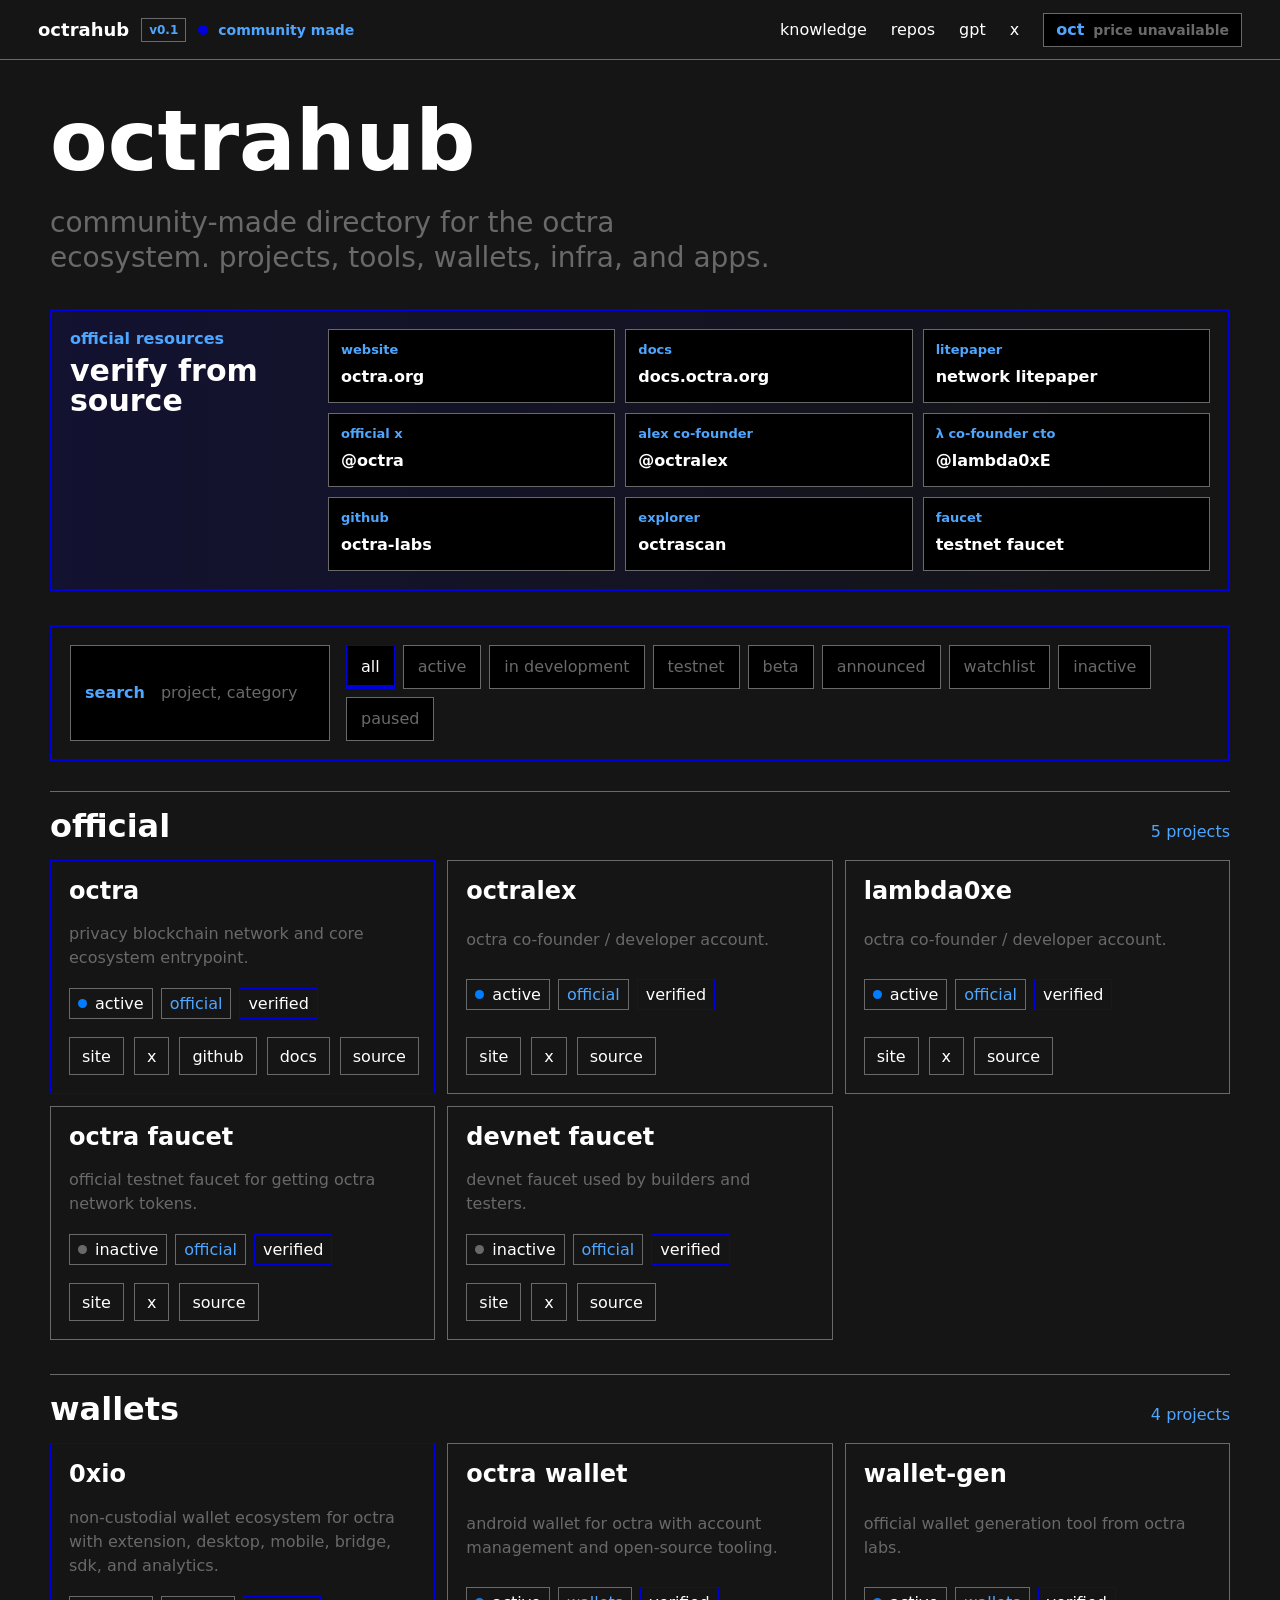
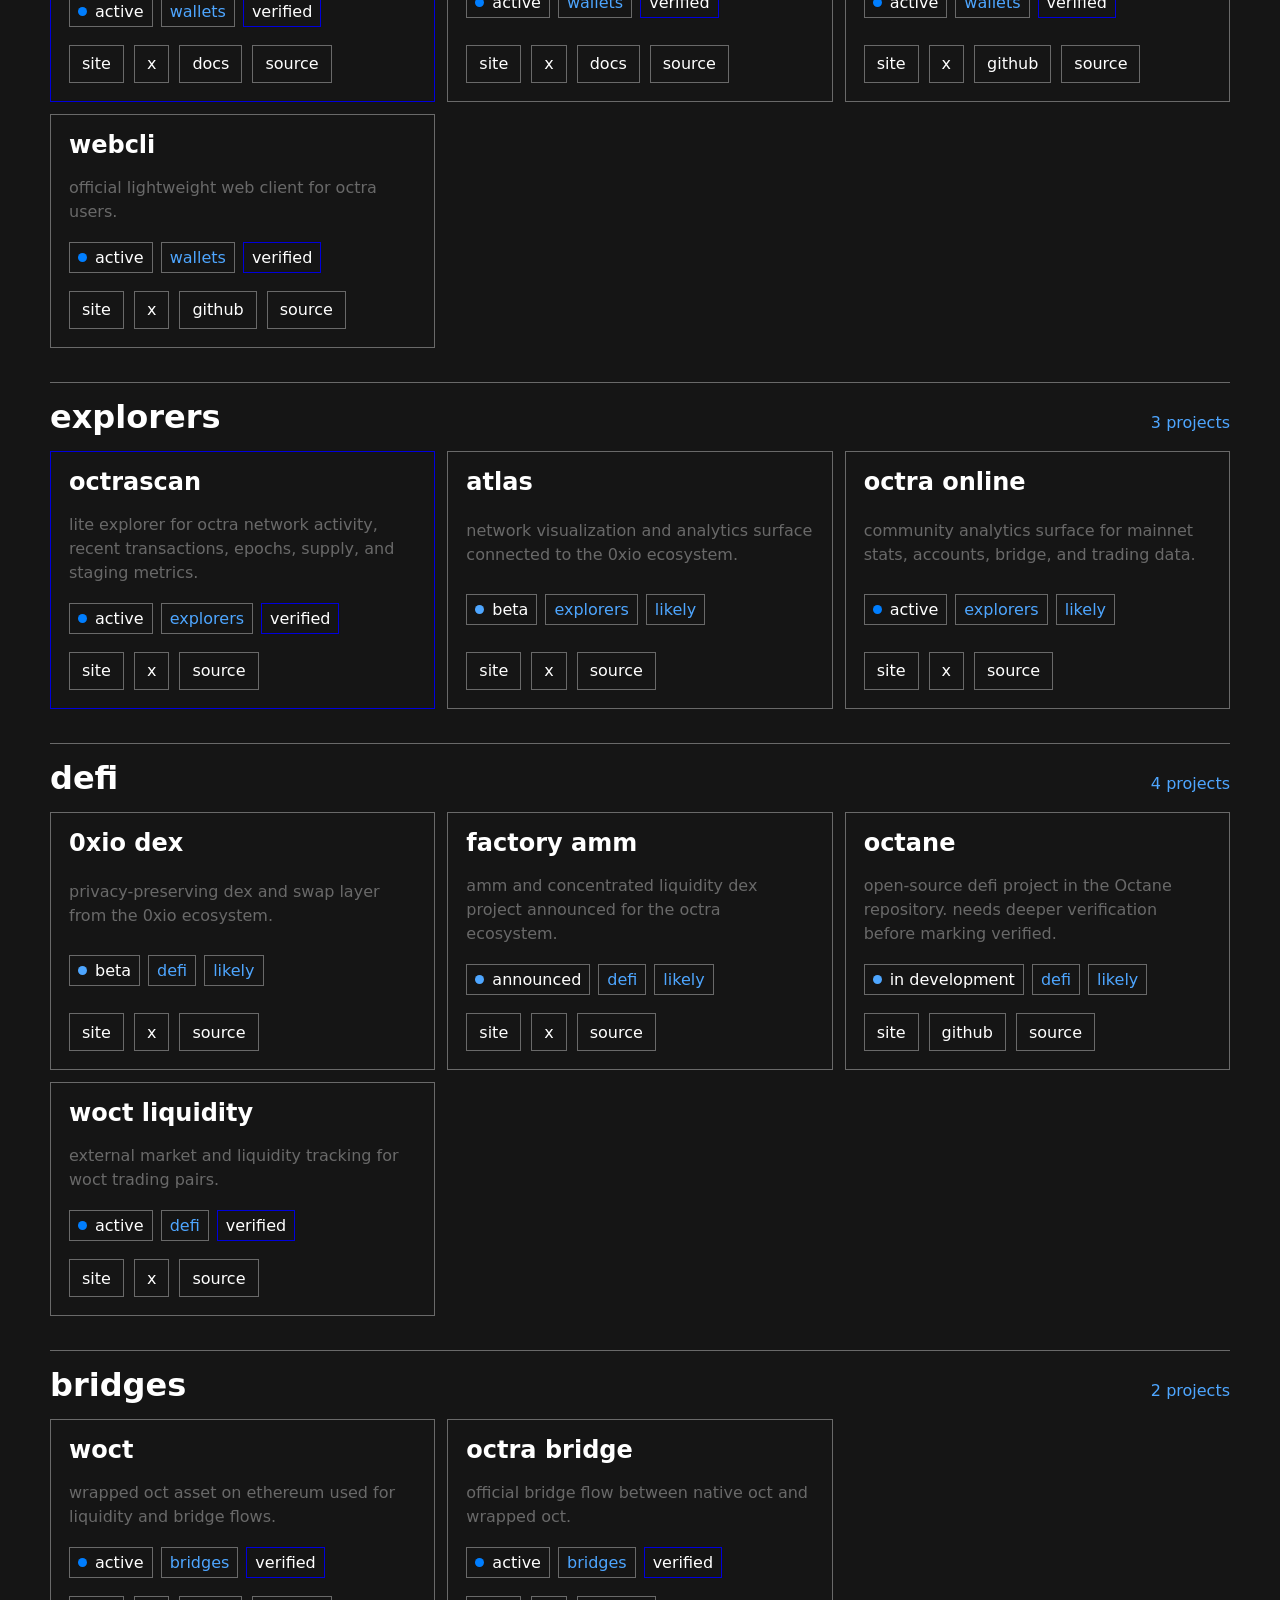
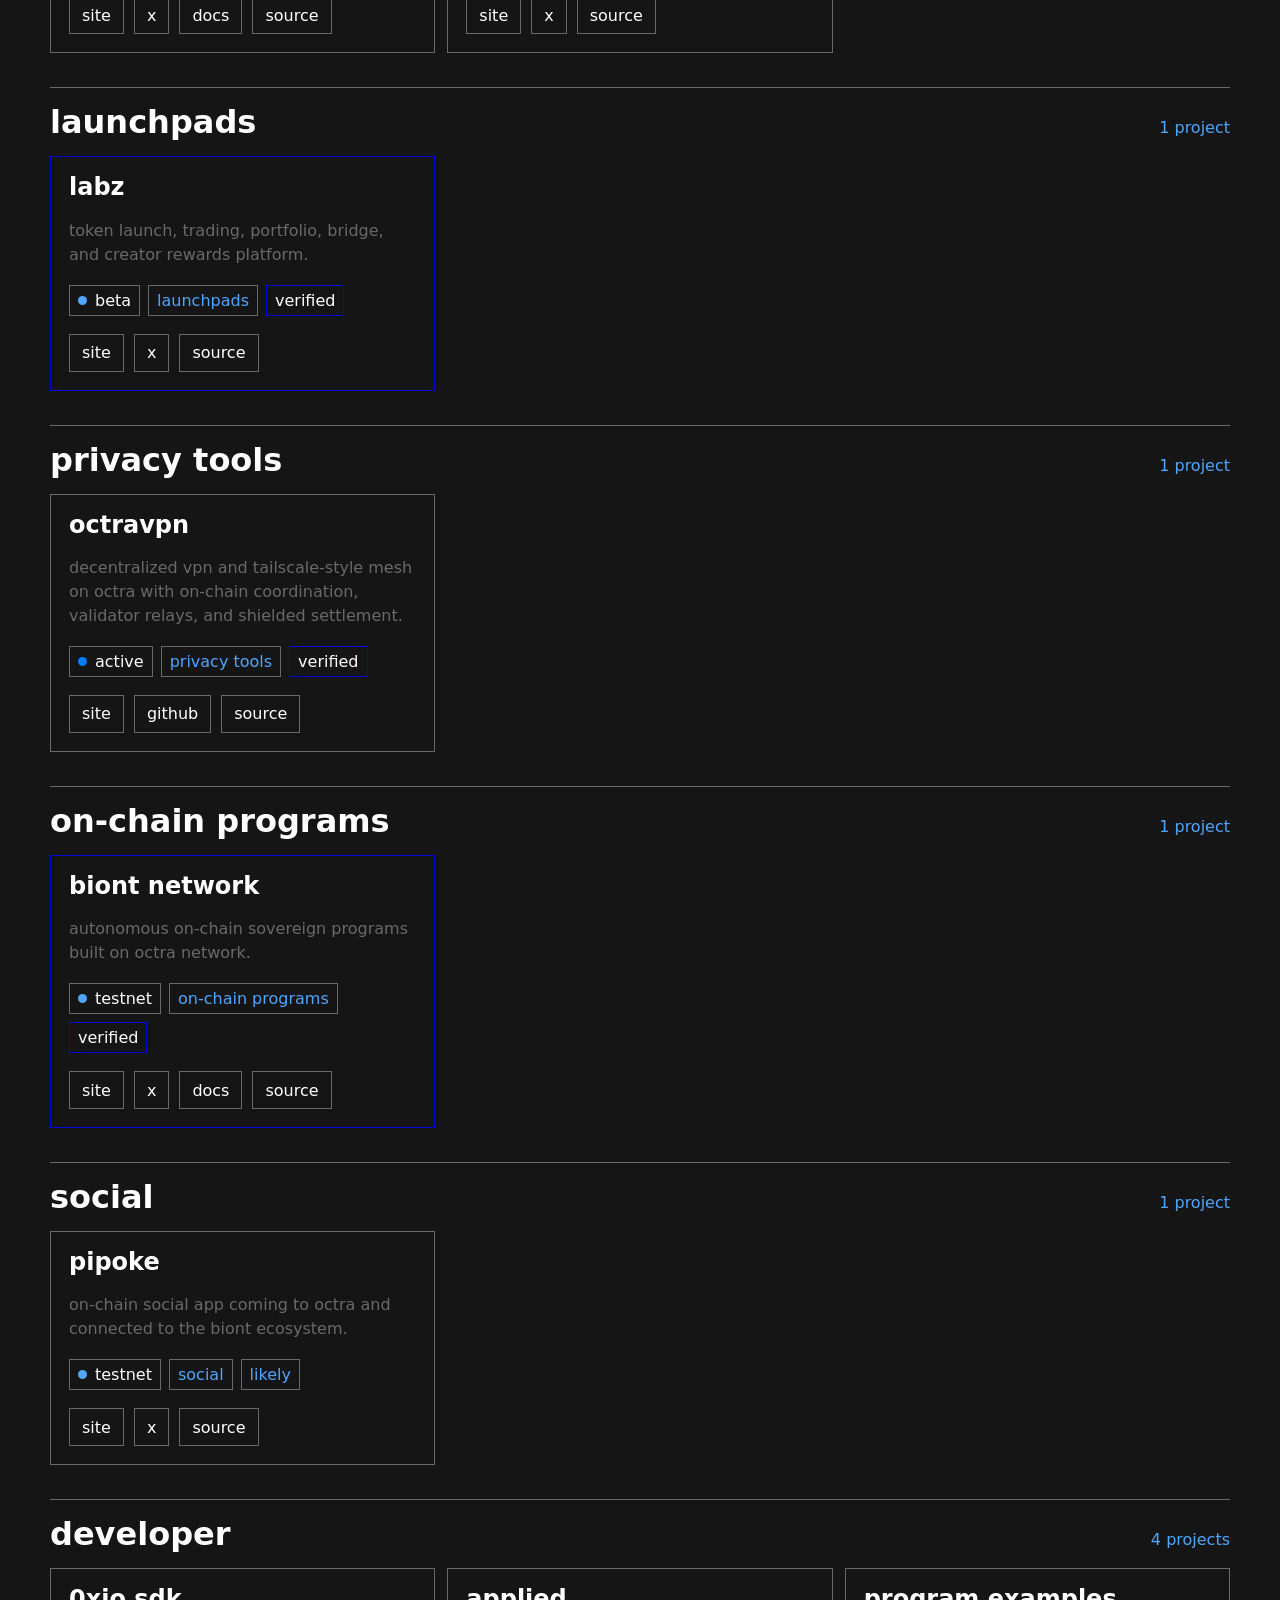
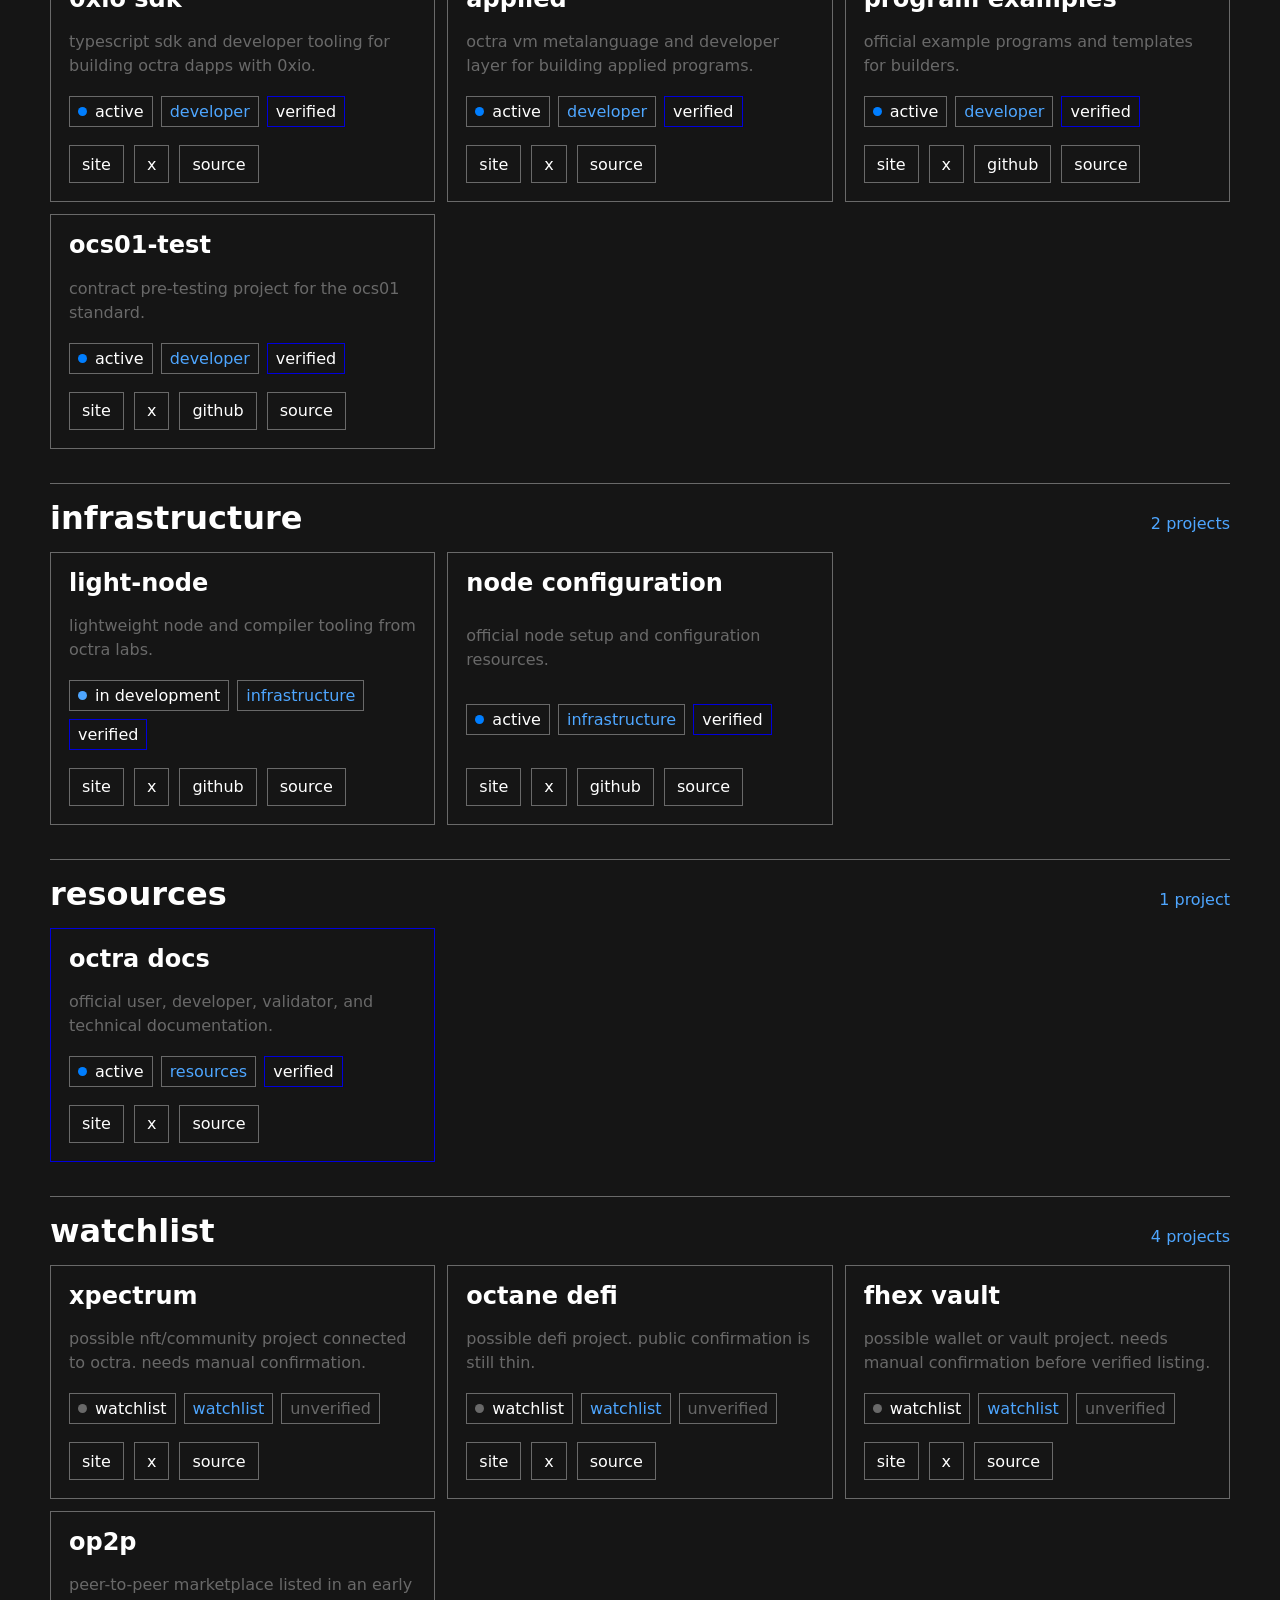
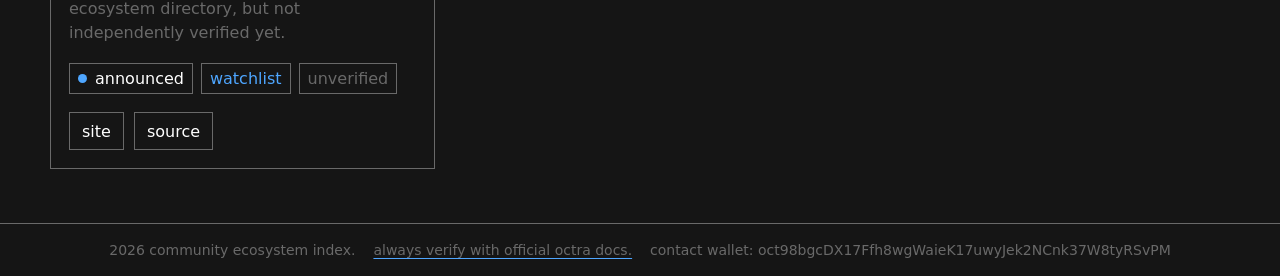
<file: index.html>
<!doctype html>
<html lang="en">
  <head>
    <meta charset="UTF-8" />
    <meta name="viewport" content="width=device-width, initial-scale=1.0" />
    <title>octrahub</title>
    <meta name="description" content="community-made directory for the octra ecosystem. projects, tools, wallets, infra, and apps." />
    <meta name="theme-color" content="#151515" />
    <link rel="canonical" href="https://octrahub.com/" />
    <meta property="og:title" content="octrahub" />
    <meta property="og:description" content="community-made directory for the octra ecosystem." />
    <meta property="og:type" content="website" />
    <meta property="og:url" content="https://octrahub.com/" />
    <meta name="twitter:card" content="summary" />
    <meta name="twitter:title" content="octrahub" />
    <meta name="twitter:description" content="community-made directory for the octra ecosystem." />
    <link rel="stylesheet" href="./styles.css" />
  </head>
  <body>
    <header class="site-header">
      <a class="brand" href="#" aria-label="octrahub home">
        <span>octrahub</span>
        <b>v0.1</b>
        <small class="brand-note">community made</small>
      </a>
      <nav aria-label="primary navigation">
        <a href="./knowledge.html">knowledge</a>
        <a href="./repos.html">repos</a>
        <a href="https://chatgpt.com/g/g-687c0521de948191b2ee049616fe4013-octra-gpt" target="_blank" rel="noreferrer">gpt</a>
        <a href="https://x.com/octrahub" target="_blank" rel="noreferrer">x</a>
      </nav>
      <div class="market-ticker" id="marketTicker" aria-label="oct price">
        <span>oct</span>
        <strong>—</strong>
      </div>
    </header>

    <main>
      <section class="intro">
        <h1>octrahub</h1>
        <p>
          community-made directory for the octra ecosystem. projects, tools, wallets, infra, and apps.
        </p>
      </section>

      <section class="official-resources" aria-labelledby="officialResourcesTitle">
        <div>
          <p>official resources</p>
          <h2 id="officialResourcesTitle">verify from source</h2>
        </div>
        <div class="resource-grid">
          <a href="https://octra.org" target="_blank" rel="noreferrer">
            <span>website</span>
            <strong>octra.org</strong>
          </a>
          <a href="https://docs.octra.org" target="_blank" rel="noreferrer">
            <span>docs</span>
            <strong>docs.octra.org</strong>
          </a>
          <a href="https://octra.org/litepaper.pdf" target="_blank" rel="noreferrer">
            <span>litepaper</span>
            <strong>network litepaper</strong>
          </a>
          <a href="https://x.com/octra" target="_blank" rel="noreferrer">
            <span>official x</span>
            <strong>@octra</strong>
          </a>
          <a href="https://x.com/octralex" target="_blank" rel="noreferrer">
            <span>alex co-founder</span>
            <strong>@octralex</strong>
          </a>
          <a href="https://x.com/lambda0xE" target="_blank" rel="noreferrer">
            <span>λ co-founder cto</span>
            <strong>@lambda0xE</strong>
          </a>
          <a href="https://github.com/octra-labs" target="_blank" rel="noreferrer">
            <span>github</span>
            <strong>octra-labs</strong>
          </a>
          <a href="https://octrascan.io" target="_blank" rel="noreferrer">
            <span>explorer</span>
            <strong>octrascan</strong>
          </a>
          <a href="https://faucet.octra.network/" target="_blank" rel="noreferrer">
            <span>faucet</span>
            <strong>testnet faucet</strong>
          </a>
        </div>
      </section>

      <section class="toolbar" aria-label="directory filters">
        <label class="search">
          <span aria-hidden="true">search</span>
          <input id="searchInput" type="search" placeholder="project, category, status..." autocomplete="off" />
        </label>
        <div class="status-filters" aria-label="status filters">
          <button class="active" data-status="all">all</button>
          <button data-status="active">active</button>
          <button data-status="in development">in development</button>
          <button data-status="testnet">testnet</button>
          <button data-status="beta">beta</button>
          <button data-status="announced">announced</button>
          <button data-status="watchlist">watchlist</button>
          <button data-status="inactive">inactive</button>
          <button data-status="paused">paused</button>
        </div>
      </section>

      <section id="directory" class="directory" aria-label="ecosystem projects"></section>
    </main>

    <footer>
      <span>2026 community ecosystem index.</span>
      <a href="https://docs.octra.org" target="_blank" rel="noreferrer">always verify with official octra docs.</a>
      <span class="wallet-contact">contact wallet: oct98bgcDX17Ffh8wgWaieK17uwyJek2NCnk37W8tyRSvPM</span>
    </footer>

    <script src="./projects.js?v=faucet-inactive"></script>
    <script src="./app.js"></script>
    <script src="./market.js"></script>
  </body>
</html>
</file>
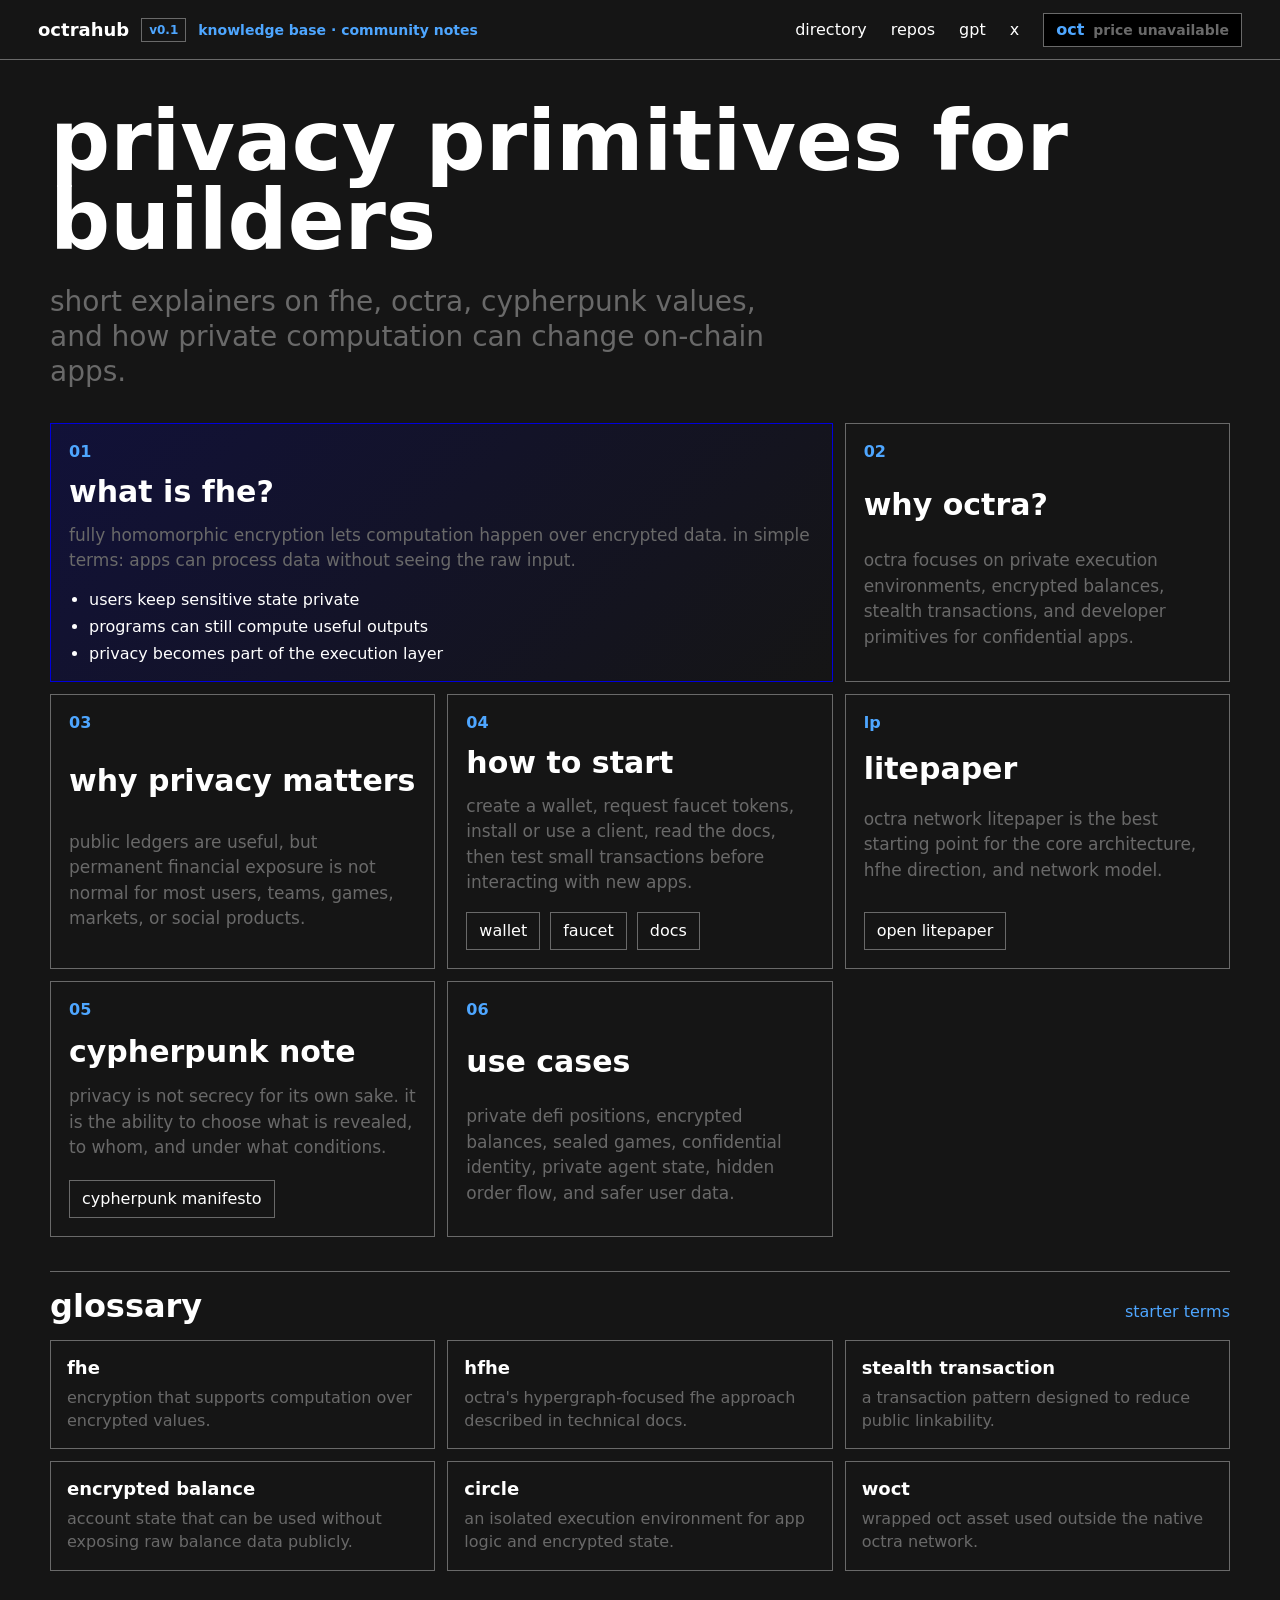
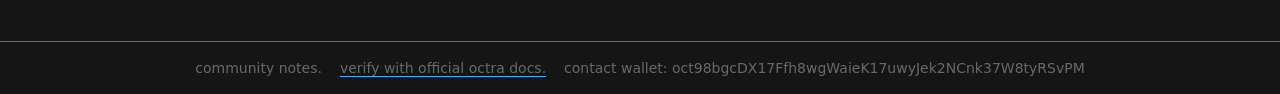
<file: knowledge.html>
<!doctype html>
<html lang="en">
  <head>
    <meta charset="UTF-8" />
    <meta name="viewport" content="width=device-width, initial-scale=1.0" />
    <title>octrahub knowledge base</title>
    <meta name="description" content="community notes on fhe, octra, privacy primitives, and cypherpunk values." />
    <meta name="theme-color" content="#151515" />
    <link rel="canonical" href="https://octrahub.com/knowledge.html" />
    <meta property="og:title" content="octrahub knowledge base" />
    <meta property="og:description" content="community notes on fhe, octra, privacy primitives, and cypherpunk values." />
    <meta property="og:type" content="website" />
    <meta property="og:url" content="https://octrahub.com/knowledge.html" />
    <meta name="twitter:card" content="summary" />
    <meta name="twitter:title" content="octrahub knowledge base" />
    <meta name="twitter:description" content="community notes on fhe, octra, privacy primitives, and cypherpunk values." />
    <link rel="stylesheet" href="./styles.css" />
    <link rel="stylesheet" href="./knowledge.css" />
  </head>
  <body>
    <header class="site-header">
      <a class="brand" href="./index.html" aria-label="octrahub home">
        <span>octrahub</span>
        <b>v0.1</b>
        <small>knowledge base · community notes</small>
      </a>
      <nav aria-label="primary navigation">
        <a href="./index.html">directory</a>
        <a href="./repos.html">repos</a>
        <a href="https://chatgpt.com/g/g-687c0521de948191b2ee049616fe4013-octra-gpt" target="_blank" rel="noreferrer">gpt</a>
        <a href="https://x.com/octrahub" target="_blank" rel="noreferrer">x</a>
      </nav>
      <div class="market-ticker" id="marketTicker" aria-label="oct price">
        <span>oct</span>
        <strong>—</strong>
      </div>
    </header>

    <main class="knowledge-layout">
      <section class="intro knowledge-hero">
        <h1>privacy primitives for builders</h1>
        <p>
          short explainers on fhe, octra, cypherpunk values, and how private computation can change on-chain apps.
        </p>
      </section>

      <section class="knowledge-grid" aria-label="knowledge base articles">
        <article class="kb-card featured">
          <span>01</span>
          <h2>what is fhe?</h2>
          <p>
            fully homomorphic encryption lets computation happen over encrypted data. in simple terms: apps can process data without seeing the raw input.
          </p>
          <ul>
            <li>users keep sensitive state private</li>
            <li>programs can still compute useful outputs</li>
            <li>privacy becomes part of the execution layer</li>
          </ul>
        </article>

        <article class="kb-card">
          <span>02</span>
          <h2>why octra?</h2>
          <p>
            octra focuses on private execution environments, encrypted balances, stealth transactions, and developer primitives for confidential apps.
          </p>
        </article>

        <article class="kb-card">
          <span>03</span>
          <h2>why privacy matters</h2>
          <p>
            public ledgers are useful, but permanent financial exposure is not normal for most users, teams, games, markets, or social products.
          </p>
        </article>

        <article class="kb-card">
          <span>04</span>
          <h2>how to start</h2>
          <p>
            create a wallet, request faucet tokens, install or use a client, read the docs, then test small transactions before interacting with new apps.
          </p>
          <div class="kb-links">
            <a href="https://docs.octra.org/generating-a-wallet" target="_blank" rel="noreferrer">wallet</a>
            <a href="https://faucet.octra.network/" target="_blank" rel="noreferrer">faucet</a>
            <a href="https://docs.octra.org" target="_blank" rel="noreferrer">docs</a>
          </div>
        </article>

        <article class="kb-card">
          <span>lp</span>
          <h2>litepaper</h2>
          <p>
            octra network litepaper is the best starting point for the core architecture, hfhe direction, and network model.
          </p>
          <div class="kb-links">
            <a href="https://octra.org/litepaper.pdf" target="_blank" rel="noreferrer">open litepaper</a>
          </div>
        </article>

        <article class="kb-card">
          <span>05</span>
          <h2>cypherpunk note</h2>
          <p>
            privacy is not secrecy for its own sake. it is the ability to choose what is revealed, to whom, and under what conditions.
          </p>
          <div class="kb-links">
            <a href="https://www.activism.net/cypherpunk/manifesto.html" target="_blank" rel="noreferrer">cypherpunk manifesto</a>
          </div>
        </article>

        <article class="kb-card">
          <span>06</span>
          <h2>use cases</h2>
          <p>
            private defi positions, encrypted balances, sealed games, confidential identity, private agent state, hidden order flow, and safer user data.
          </p>
        </article>
      </section>

      <section class="glossary" aria-labelledby="glossaryTitle">
        <div class="category-header">
          <h2 id="glossaryTitle">glossary</h2>
          <span>starter terms</span>
        </div>
        <div class="glossary-list">
          <div><strong>fhe</strong><p>encryption that supports computation over encrypted values.</p></div>
          <div><strong>hfhe</strong><p>octra's hypergraph-focused fhe approach described in technical docs.</p></div>
          <div><strong>stealth transaction</strong><p>a transaction pattern designed to reduce public linkability.</p></div>
          <div><strong>encrypted balance</strong><p>account state that can be used without exposing raw balance data publicly.</p></div>
          <div><strong>circle</strong><p>an isolated execution environment for app logic and encrypted state.</p></div>
          <div><strong>woct</strong><p>wrapped oct asset used outside the native octra network.</p></div>
        </div>
      </section>
    </main>

    <footer>
      <span>community notes.</span>
      <a href="https://docs.octra.org" target="_blank" rel="noreferrer">verify with official octra docs.</a>
      <span class="wallet-contact">contact wallet: oct98bgcDX17Ffh8wgWaieK17uwyJek2NCnk37W8tyRSvPM</span>
    </footer>
    <script src="./market.js"></script>
  </body>
</html>
</file>
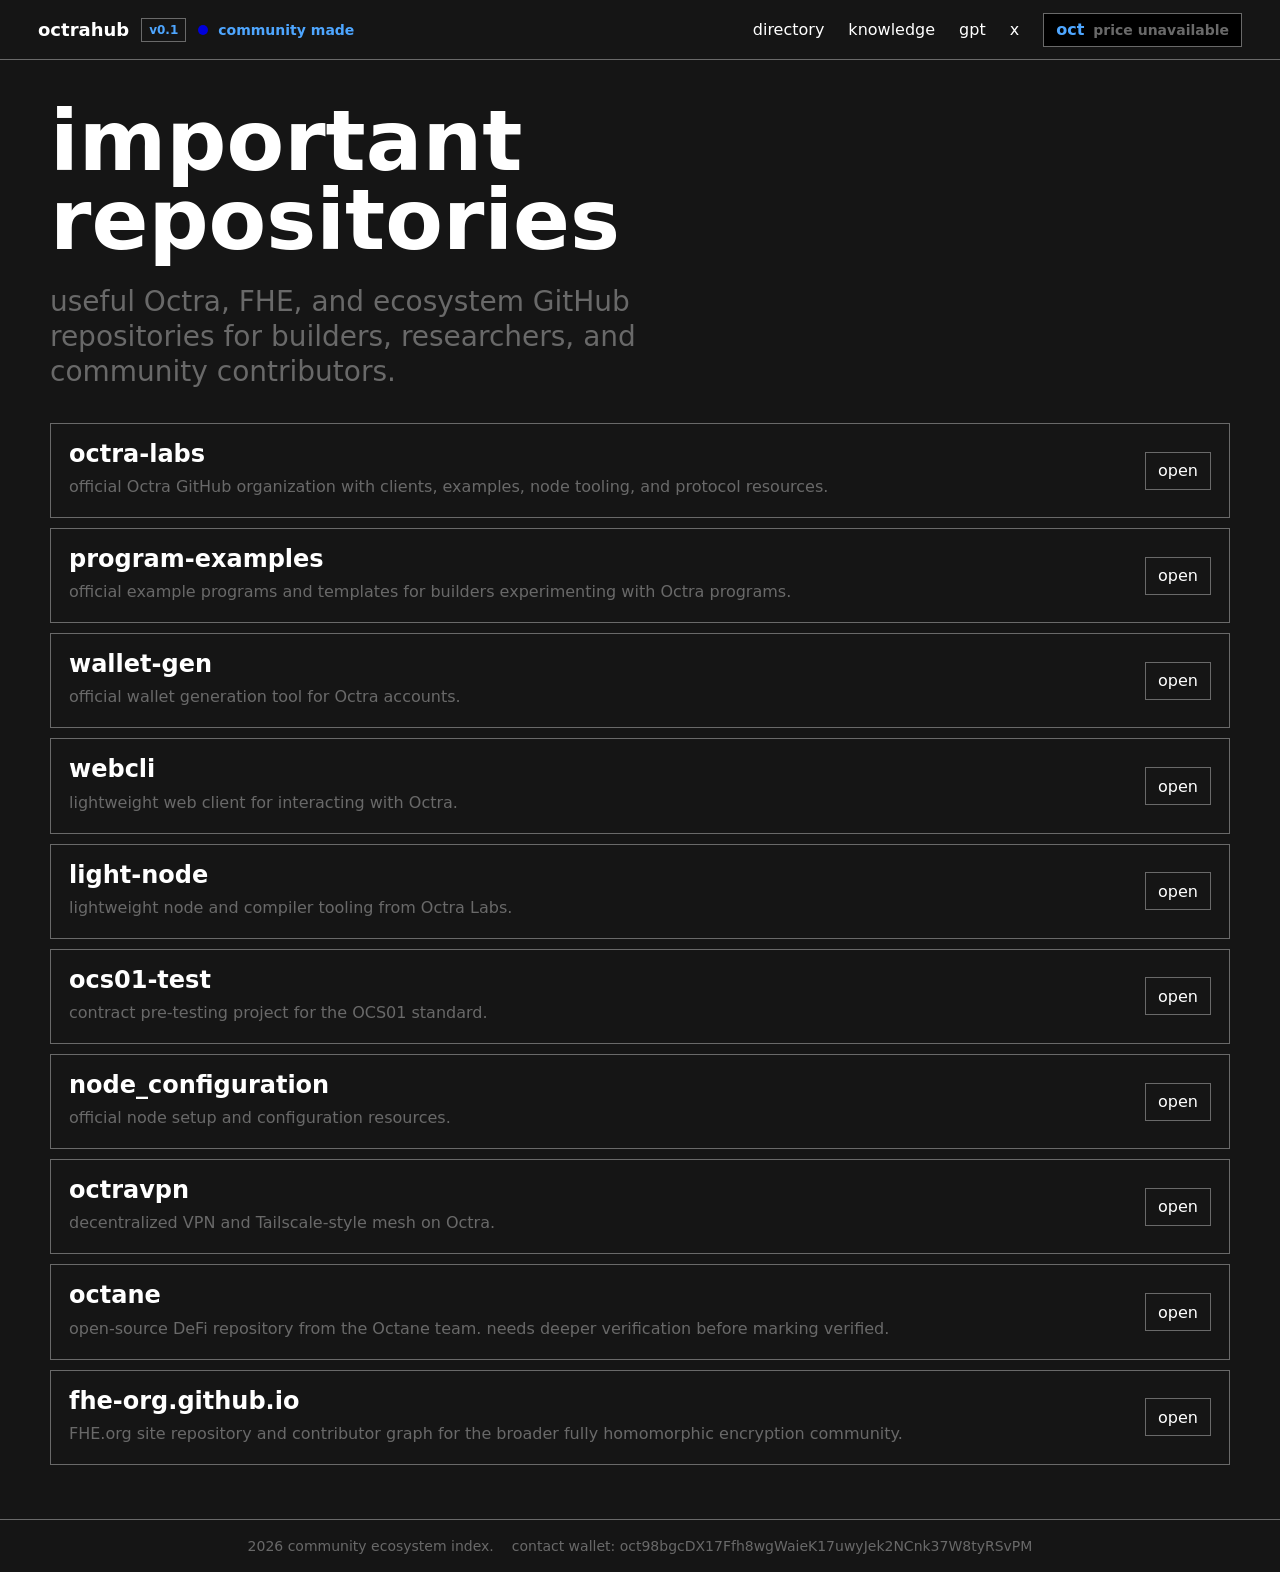
<file: repos.html>
<!doctype html>
<html lang="en">
  <head>
    <meta charset="UTF-8" />
    <meta name="viewport" content="width=device-width, initial-scale=1.0" />
    <title>important repositories · octrahub</title>
    <meta name="description" content="important Octra, FHE, and ecosystem GitHub repositories for builders." />
    <meta name="theme-color" content="#151515" />
    <link rel="canonical" href="https://octrahub.com/repos.html" />
    <link rel="stylesheet" href="./styles.css" />
  </head>
  <body>
    <header class="site-header">
      <a class="brand" href="./index.html" aria-label="octrahub home">
        <span>octrahub</span>
        <b>v0.1</b>
        <small class="brand-note">community made</small>
      </a>
      <nav aria-label="primary navigation">
        <a href="./index.html">directory</a>
        <a href="./knowledge.html">knowledge</a>
        <a href="https://chatgpt.com/g/g-687c0521de948191b2ee049616fe4013-octra-gpt" target="_blank" rel="noreferrer">gpt</a>
        <a href="https://x.com/octrahub" target="_blank" rel="noreferrer">x</a>
      </nav>
      <div class="market-ticker" id="marketTicker" aria-label="oct price">
        <span>oct</span>
        <strong>—</strong>
      </div>
    </header>

    <main>
      <section class="intro">
        <h1>important repositories</h1>
        <p>
          useful Octra, FHE, and ecosystem GitHub repositories for builders, researchers, and community contributors.
        </p>
      </section>

      <section class="repo-list" aria-label="important GitHub repositories">
        <article>
          <div>
            <h2>octra-labs</h2>
            <p>official Octra GitHub organization with clients, examples, node tooling, and protocol resources.</p>
          </div>
          <a href="https://github.com/octra-labs" target="_blank" rel="noreferrer">open</a>
        </article>
        <article>
          <div>
            <h2>program-examples</h2>
            <p>official example programs and templates for builders experimenting with Octra programs.</p>
          </div>
          <a href="https://github.com/octra-labs/program-examples" target="_blank" rel="noreferrer">open</a>
        </article>
        <article>
          <div>
            <h2>wallet-gen</h2>
            <p>official wallet generation tool for Octra accounts.</p>
          </div>
          <a href="https://github.com/octra-labs/wallet-gen" target="_blank" rel="noreferrer">open</a>
        </article>
        <article>
          <div>
            <h2>webcli</h2>
            <p>lightweight web client for interacting with Octra.</p>
          </div>
          <a href="https://github.com/octra-labs/webcli" target="_blank" rel="noreferrer">open</a>
        </article>
        <article>
          <div>
            <h2>light-node</h2>
            <p>lightweight node and compiler tooling from Octra Labs.</p>
          </div>
          <a href="https://github.com/octra-labs/light-node" target="_blank" rel="noreferrer">open</a>
        </article>
        <article>
          <div>
            <h2>ocs01-test</h2>
            <p>contract pre-testing project for the OCS01 standard.</p>
          </div>
          <a href="https://github.com/octra-labs/ocs01-test" target="_blank" rel="noreferrer">open</a>
        </article>
        <article>
          <div>
            <h2>node_configuration</h2>
            <p>official node setup and configuration resources.</p>
          </div>
          <a href="https://github.com/octra-labs/node_configuration" target="_blank" rel="noreferrer">open</a>
        </article>
        <article>
          <div>
            <h2>octravpn</h2>
            <p>decentralized VPN and Tailscale-style mesh on Octra.</p>
          </div>
          <a href="https://github.com/androolloyd/octravpn" target="_blank" rel="noreferrer">open</a>
        </article>
        <article>
          <div>
            <h2>octane</h2>
            <p>open-source DeFi repository from the Octane team. needs deeper verification before marking verified.</p>
          </div>
          <a href="https://github.com/octane-defi/Octane" target="_blank" rel="noreferrer">open</a>
        </article>
        <article>
          <div>
            <h2>fhe-org.github.io</h2>
            <p>FHE.org site repository and contributor graph for the broader fully homomorphic encryption community.</p>
          </div>
          <a href="https://github.com/FHE-org/fhe-org.github.io/graphs/contributors" target="_blank" rel="noreferrer">open</a>
        </article>
      </section>
    </main>

    <footer>
      <span>2026 community ecosystem index.</span>
      <span class="wallet-contact">contact wallet: oct98bgcDX17Ffh8wgWaieK17uwyJek2NCnk37W8tyRSvPM</span>
    </footer>
    <script src="./market.js"></script>
  </body>
</html>
</file>
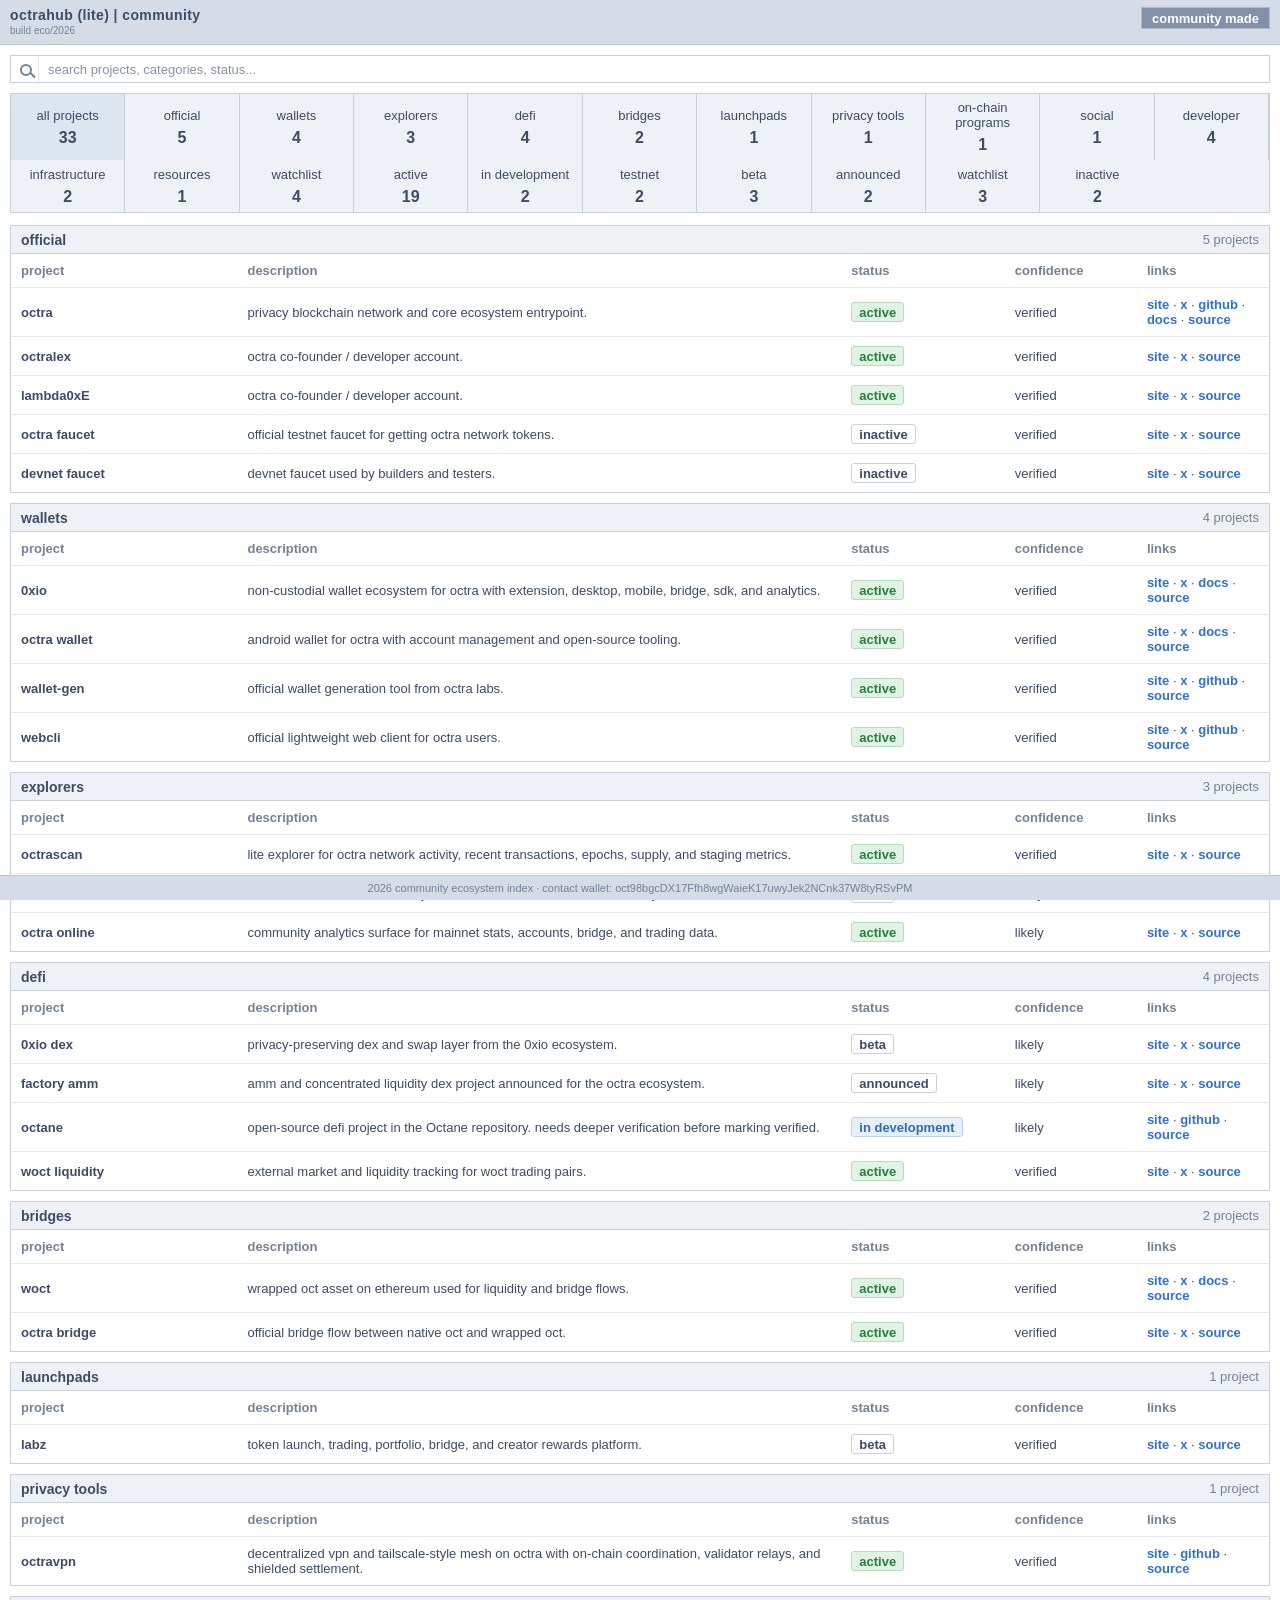
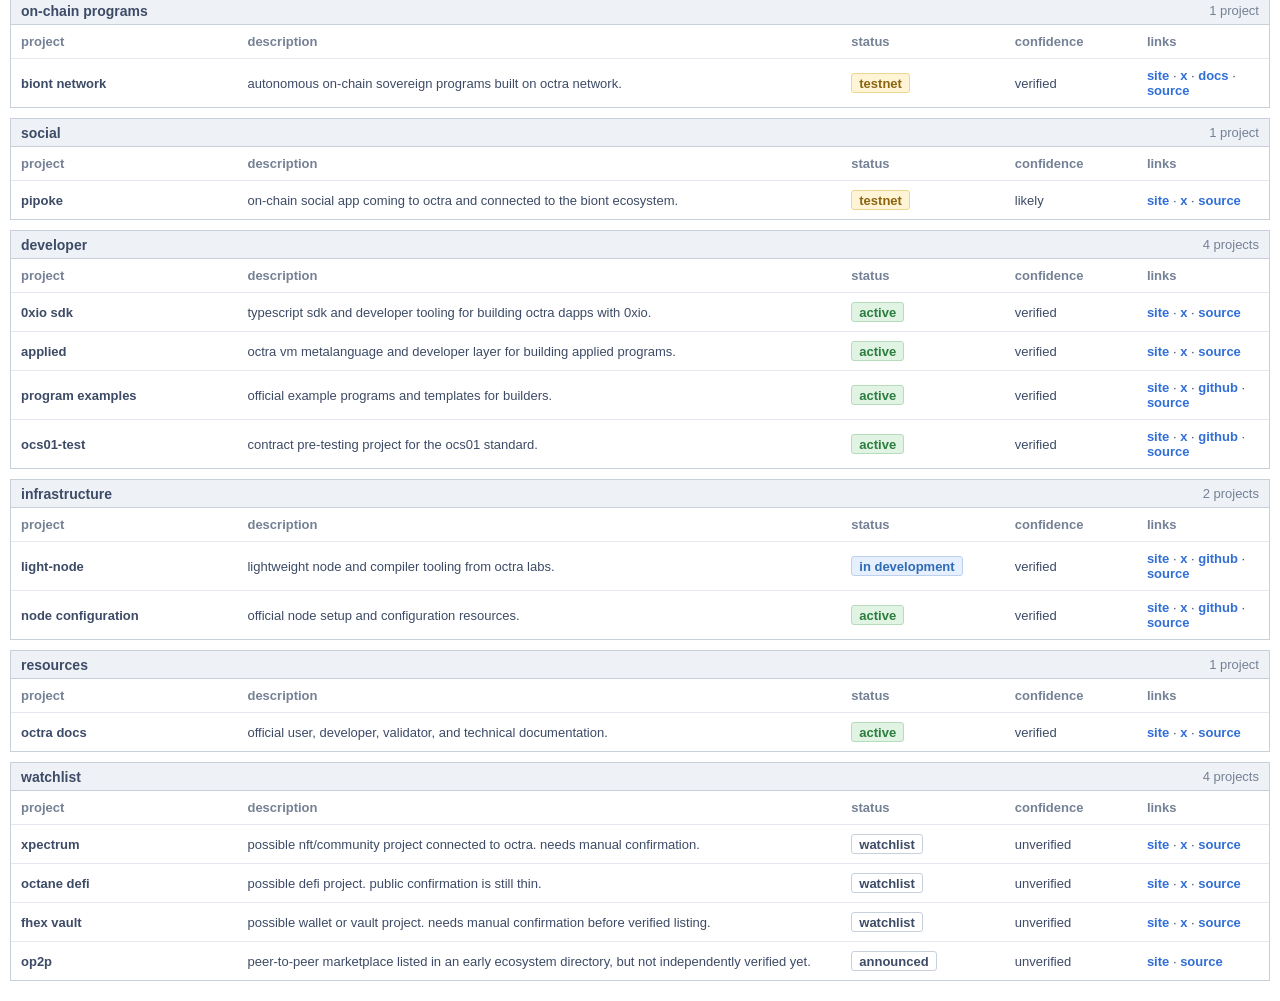
<file: scan.html>
<!doctype html>
<html lang="en">
  <head>
    <meta charset="UTF-8" />
    <meta name="viewport" content="width=device-width, initial-scale=1.0" />
    <title>octrahub (lite)</title>
    <meta name="description" content="lite octrascan-style view of the community-made octra ecosystem directory." />
    <meta name="theme-color" content="#d5dce7" />
    <link rel="canonical" href="https://octrahub.com/scan.html" />
    <link rel="stylesheet" href="./scan.css" />
  </head>
  <body>
    <header class="topline">
      <div>
        <h1>octrahub (lite) | community</h1>
        <span>build eco/2026</span>
      </div>
      <b>community made</b>
    </header>

    <main>
      <label class="scan-search">
        <span aria-hidden="true"></span>
        <input id="searchInput" type="search" placeholder="search projects, categories, status..." autocomplete="off" />
      </label>

      <section class="summary" aria-label="directory summary">
        <button class="summary-cell active" data-filter="all"><span>all projects</span><strong id="totalCount">0</strong></button>
        <button class="summary-cell" data-filter="official"><span>official</span><strong data-category-count="official">0</strong></button>
        <button class="summary-cell" data-filter="wallets"><span>wallets</span><strong data-category-count="wallets">0</strong></button>
        <button class="summary-cell" data-filter="explorers"><span>explorers</span><strong data-category-count="explorers">0</strong></button>
        <button class="summary-cell" data-filter="defi"><span>defi</span><strong data-category-count="defi">0</strong></button>
        <button class="summary-cell" data-filter="bridges"><span>bridges</span><strong data-category-count="bridges">0</strong></button>
        <button class="summary-cell" data-filter="launchpads"><span>launchpads</span><strong data-category-count="launchpads">0</strong></button>
        <button class="summary-cell" data-filter="privacy tools"><span>privacy tools</span><strong data-category-count="privacy tools">0</strong></button>
        <button class="summary-cell" data-filter="on-chain programs"><span>on-chain programs</span><strong data-category-count="on-chain programs">0</strong></button>
        <button class="summary-cell" data-filter="social"><span>social</span><strong data-category-count="social">0</strong></button>
        <button class="summary-cell" data-filter="developer"><span>developer</span><strong data-category-count="developer">0</strong></button>
        <button class="summary-cell" data-filter="infrastructure"><span>infrastructure</span><strong data-category-count="infrastructure">0</strong></button>
        <button class="summary-cell" data-filter="resources"><span>resources</span><strong data-category-count="resources">0</strong></button>
        <button class="summary-cell" data-filter="watchlist"><span>watchlist</span><strong data-category-count="watchlist">0</strong></button>
        <button class="summary-cell status-filter" data-status="active"><span>active</span><strong data-status-count="active">0</strong></button>
        <button class="summary-cell status-filter" data-status="in development"><span>in development</span><strong data-status-count="in development">0</strong></button>
        <button class="summary-cell status-filter" data-status="testnet"><span>testnet</span><strong data-status-count="testnet">0</strong></button>
        <button class="summary-cell status-filter" data-status="beta"><span>beta</span><strong data-status-count="beta">0</strong></button>
        <button class="summary-cell status-filter" data-status="announced"><span>announced</span><strong data-status-count="announced">0</strong></button>
        <button class="summary-cell status-filter" data-status="watchlist"><span>watchlist</span><strong data-status-count="watchlist">0</strong></button>
        <button class="summary-cell status-filter" data-status="inactive"><span>inactive</span><strong data-status-count="inactive">0</strong></button>
      </section>

      <section id="directory" class="directory" aria-label="ecosystem directory"></section>
    </main>

    <footer>2026 community ecosystem index · contact wallet: oct98bgcDX17Ffh8wgWaieK17uwyJek2NCnk37W8tyRSvPM</footer>
    <script src="./projects.js?v=faucet-inactive"></script>
    <script src="./scan.js"></script>
  </body>
</html>
</file>
<file: styles.css>
:root {
  color-scheme: dark;
  --bg: #151515;
  --bg-soft: #000000;
  --panel: #151515;
  --panel-alt: #151515;
  --panel-alt-2: #151515;
  --line: #696969;
  --blue: #0000db;
  --blue-soft: #4ea6ff;
  --blue-bright: #007eff;
  --text: #ffffff;
  --muted: #696969;
  --ink: #696969;
  --active: #007eff;
  --dev: #4ea6ff;
  --testnet: #4ea6ff;
  --paused: #696969;
  --font-heading: National, Inter, ui-sans-serif, system-ui, -apple-system, BlinkMacSystemFont, "Segoe UI", sans-serif;
  --font-body: National, Inter, ui-sans-serif, system-ui, -apple-system, BlinkMacSystemFont, "Segoe UI", sans-serif;
  font-family: var(--font-body);
}

* {
  box-sizing: border-box;
}

body {
  min-height: 100vh;
  margin: 0;
  background: var(--bg);
  color: var(--text);
  font-size: 16px;
  line-height: normal;
  letter-spacing: 0;
}

a {
  color: inherit;
  text-decoration-color: var(--blue-soft);
  text-underline-offset: 3px;
}

button,
input {
  font: inherit;
}

.site-header {
  display: flex;
  align-items: center;
  justify-content: flex-start;
  gap: 24px;
  min-height: 60px;
  border-bottom: 1px solid var(--line);
  padding: 0 38px;
}

.brand,
.site-header nav {
  display: flex;
  align-items: center;
  gap: 24px;
}

.brand {
  gap: 12px;
  text-decoration: none;
  font-size: 18px;
  font-weight: 800;
  margin-right: auto;
}

.brand small {
  display: inline-flex;
  align-items: center;
  gap: 10px;
  color: var(--blue-soft);
  font-size: 14px;
  font-weight: 700;
}

.brand b {
  border: 1px solid var(--line);
  color: var(--blue-soft);
  font-size: 12px;
  line-height: 1;
  padding: 5px 7px;
  text-transform: lowercase;
}

.wallet-contact {
  overflow-wrap: anywhere;
}

.brand-note::before {
  content: "";
  width: 10px;
  height: 10px;
  border-radius: 50%;
  background: var(--blue);
}

.site-header nav a {
  text-decoration: none;
  color: var(--text);
  font-size: 16px;
}

.market-ticker {
  display: inline-flex;
  align-items: center;
  gap: 9px;
  min-height: 34px;
  border: 1px solid var(--line);
  background: #000000;
  padding: 0 12px;
  white-space: nowrap;
}

.market-ticker span {
  color: var(--blue-soft);
  font-weight: 800;
  text-transform: lowercase;
}

.market-ticker strong {
  color: var(--text);
  font-size: 14px;
}

.market-ticker[data-state="up"] strong {
  color: var(--blue-soft);
}

.market-ticker[data-state="down"] strong {
  color: var(--blue-soft);
}

.market-ticker[data-state="offline"] strong {
  color: var(--muted);
}

main {
  width: min(1180px, calc(100% - 56px));
  margin: 0 auto;
  padding: 42px 0 54px;
}

.intro {
  max-width: 900px;
  padding-bottom: 34px;
}

.disclaimer {
  display: inline-flex;
  align-items: center;
  gap: 10px;
  margin: 0 0 20px;
  color: var(--blue-soft);
  font-size: 16px;
}

.disclaimer::before {
  content: "";
  width: 12px;
  height: 12px;
  border-radius: 50%;
  background: var(--blue);
}

h1 {
  margin: 0;
  font-size: clamp(42px, 7vw, 84px);
  line-height: 0.94;
  letter-spacing: 0;
  text-transform: lowercase;
}

.intro > p:last-child {
  max-width: 720px;
  margin: 24px 0 0;
  color: var(--muted);
  font-size: clamp(19px, 2.4vw, 28px);
  line-height: 1.25;
}

.toolbar {
  display: grid;
  grid-template-columns: minmax(260px, 1fr) auto;
  gap: 16px;
  margin-bottom: 30px;
  border: 2px solid var(--blue);
  padding: 18px;
}

.official-resources {
  display: grid;
  grid-template-columns: 240px 1fr;
  gap: 18px;
  margin-bottom: 34px;
  border: 2px solid var(--blue);
  background: linear-gradient(90deg, rgba(0, 0, 219, 0.14), rgba(21, 21, 21, 0.94));
  padding: 18px;
}

.official-resources p {
  margin: 0 0 8px;
  color: var(--blue-soft);
  font-weight: 700;
  text-transform: lowercase;
}

.official-resources h2 {
  margin: 0;
  font-size: 30px;
  line-height: 1;
  text-transform: lowercase;
}

.resource-grid {
  display: grid;
  grid-template-columns: repeat(3, minmax(0, 1fr));
  gap: 10px;
}

.resource-grid a {
  display: grid;
  gap: 6px;
  min-height: 74px;
  border: 1px solid var(--line);
  background: #000000;
  color: var(--text);
  padding: 12px;
  text-decoration: none;
}

.resource-grid a:hover {
  border-color: var(--blue);
}

.resource-grid span {
  color: var(--blue-soft);
  font-size: 13px;
  font-weight: 700;
}

.resource-grid strong {
  font-size: 16px;
  line-height: 1.2;
}

.search {
  display: grid;
  grid-template-columns: auto minmax(0, 1fr);
  align-items: center;
  gap: 14px;
  border: 1px solid var(--line);
  background: #000000;
  padding: 0 14px;
}

.search span {
  color: var(--blue-soft);
  font-weight: 700;
}

.search input {
  width: 100%;
  height: 42px;
  border: 0;
  outline: 0;
  background: transparent;
  color: var(--text);
}

.search input::placeholder {
  color: #696969;
}

.status-filters {
  display: flex;
  flex-wrap: wrap;
  gap: 8px;
}

.status-filters button {
  min-height: 44px;
  border: 1px solid var(--line);
  background: #000000;
  color: var(--muted);
  cursor: pointer;
  padding: 0 14px;
  text-transform: lowercase;
}

.status-filters button:hover,
.status-filters button.active {
  border-color: var(--blue);
  color: var(--text);
  box-shadow: inset 0 -3px 0 var(--blue);
}

.directory {
  display: grid;
  gap: 34px;
}

.category {
  border-top: 1px solid var(--line);
}

.category-header {
  display: grid;
  grid-template-columns: 1fr auto;
  gap: 16px;
  align-items: baseline;
  padding: 18px 0;
}

.category-header h2 {
  margin: 0;
  font-size: 32px;
  line-height: 1;
  text-transform: lowercase;
}

.category-header span {
  color: var(--blue-soft);
}

.project-grid {
  display: grid;
  grid-template-columns: repeat(3, minmax(0, 1fr));
  gap: 12px;
}

.project-card {
  display: grid;
  gap: 18px;
  min-height: 226px;
  border: 1px solid var(--line);
  background: var(--panel);
  padding: 18px;
}

.project-card.featured {
  border-color: var(--blue);
}

.project-card h3 {
  margin: 0;
  font-size: 24px;
  line-height: 1.05;
  text-transform: lowercase;
}

.project-card p {
  margin: 0;
  color: var(--muted);
  line-height: 1.5;
}

.project-meta {
  display: flex;
  align-items: center;
  flex-wrap: wrap;
  gap: 8px;
}

.status {
  display: inline-flex;
  align-items: center;
  gap: 8px;
  border: 1px solid var(--line);
  color: var(--text);
  padding: 5px 8px;
}

.status::before {
  content: "";
  width: 9px;
  height: 9px;
  border-radius: 50%;
  background: var(--paused);
}

.status.active::before {
  background: var(--active);
}

.status.in-development::before {
  background: var(--dev);
}

.status.testnet::before {
  background: var(--testnet);
}

.status.beta::before,
.status.announced::before {
  background: var(--dev);
}

.status.watchlist::before {
  background: var(--paused);
}

.tag {
  border: 1px solid var(--line);
  color: var(--blue-soft);
  padding: 5px 8px;
}

.confidence {
  border: 1px solid var(--line);
  color: var(--muted);
  padding: 5px 8px;
}

.confidence.verified {
  border-color: var(--blue);
  color: var(--text);
}

.confidence.likely {
  color: var(--blue-soft);
}

.confidence.unverified {
  color: #696969;
}

.links {
  display: flex;
  align-items: end;
  gap: 10px;
  margin-top: auto;
}

.links a {
  display: inline-flex;
  align-items: center;
  justify-content: center;
  min-height: 38px;
  border: 1px solid var(--line);
  color: var(--text);
  text-decoration: none;
  padding: 0 12px;
}

.links a:hover {
  border-color: var(--blue);
  color: var(--blue-soft);
}

.empty {
  border: 1px solid var(--line);
  color: var(--muted);
  padding: 26px;
}

.repo-list {
  display: grid;
  gap: 10px;
}

.repo-list article {
  display: grid;
  grid-template-columns: 1fr auto;
  gap: 18px;
  align-items: center;
  border: 1px solid var(--line);
  background: var(--panel);
  padding: 18px;
}

.repo-list h2 {
  margin: 0 0 8px;
  font-size: 24px;
  line-height: 1.05;
  text-transform: lowercase;
}

.repo-list p {
  margin: 0;
  color: var(--muted);
  line-height: 1.5;
}

.repo-list a {
  display: inline-flex;
  align-items: center;
  min-height: 38px;
  border: 1px solid var(--line);
  color: var(--text);
  padding: 0 12px;
  text-decoration: none;
}

.repo-list a:hover {
  border-color: var(--blue);
  color: var(--blue-soft);
}

footer {
  display: flex;
  justify-content: center;
  gap: 18px;
  border-top: 1px solid var(--line);
  color: #696969;
  padding: 18px;
  font-size: 14px;
}

@media (max-width: 920px) {
  .site-header {
    padding: 0 20px;
  }

  main {
    width: min(100% - 32px, 1180px);
  }

  .toolbar {
    grid-template-columns: 1fr;
  }

  .official-resources {
    grid-template-columns: 1fr;
  }

  .resource-grid {
    grid-template-columns: repeat(2, minmax(0, 1fr));
  }

  .project-grid {
    grid-template-columns: repeat(2, minmax(0, 1fr));
  }
}

@media (max-width: 620px) {
  .site-header {
    align-items: flex-start;
    flex-direction: column;
    gap: 16px;
    padding: 18px;
  }

  .brand {
    margin-right: 0;
  }

  .site-header nav {
    gap: 18px;
  }

  h1 {
    font-size: 44px;
  }

  .toolbar {
    padding: 12px;
  }

  .search {
    grid-template-columns: 1fr;
    gap: 4px;
    padding: 10px 12px;
  }

  .status-filters button {
    flex: 1 1 calc(50% - 8px);
  }

  .project-grid {
    grid-template-columns: 1fr;
  }

  .resource-grid {
    grid-template-columns: 1fr;
  }

  .repo-list article {
    grid-template-columns: 1fr;
  }

  footer {
    align-items: center;
    flex-direction: column;
    text-align: center;
  }
}
</file>
<file: knowledge.css>
.knowledge-layout {
  padding-bottom: 70px;
}

.knowledge-hero {
  max-width: 1040px;
}

.knowledge-grid {
  display: grid;
  grid-template-columns: repeat(3, minmax(0, 1fr));
  gap: 12px;
  margin-bottom: 34px;
}

.kb-card {
  display: grid;
  gap: 16px;
  min-height: 256px;
  border: 1px solid var(--line);
  background: var(--panel);
  padding: 18px;
}

.kb-card.featured {
  grid-column: span 2;
  border-color: var(--blue);
  background: linear-gradient(135deg, rgba(0, 0, 219, 0.18), rgba(21, 21, 21, 0.96));
}

.kb-card span {
  color: var(--blue-soft);
  font-weight: 800;
}

.kb-card h2 {
  margin: 0;
  font-size: 30px;
  line-height: 1;
  text-transform: lowercase;
}

.kb-card p {
  margin: 0;
  color: var(--muted);
  font-size: 17px;
  line-height: 1.5;
}

.kb-card ul {
  display: grid;
  gap: 8px;
  margin: 0;
  padding-left: 20px;
  color: var(--text);
}

.kb-links {
  display: flex;
  flex-wrap: wrap;
  gap: 10px;
  margin-top: auto;
}

.kb-links a {
  display: inline-flex;
  align-items: center;
  min-height: 38px;
  border: 1px solid var(--line);
  color: var(--text);
  padding: 0 12px;
  text-decoration: none;
}

.kb-links a:hover {
  border-color: var(--blue);
  color: var(--blue-soft);
}

.glossary {
  border-top: 1px solid var(--line);
}

.glossary-list {
  display: grid;
  grid-template-columns: repeat(3, minmax(0, 1fr));
  gap: 12px;
}

.glossary-list div {
  border: 1px solid var(--line);
  background: var(--panel);
  padding: 16px;
}

.glossary-list strong {
  display: block;
  margin-bottom: 8px;
  font-size: 18px;
}

.glossary-list p {
  margin: 0;
  color: var(--muted);
  line-height: 1.45;
}

@media (max-width: 920px) {
  .knowledge-grid,
  .glossary-list {
    grid-template-columns: repeat(2, minmax(0, 1fr));
  }
}

@media (max-width: 620px) {
  .knowledge-grid,
  .glossary-list {
    grid-template-columns: 1fr;
  }

  .kb-card.featured {
    grid-column: auto;
  }
}
</file>
<file: scan.css>
:root {
  --bg: #ffffff;
  --bar: #d5dce7;
  --bar-2: #eef2f7;
  --line: #c8d0dc;
  --line-soft: #e5e9ef;
  --text: #3d4b66;
  --muted: #758195;
  --link: #316fd7;
  --green-bg: #e1f3e3;
  --green: #2b7d3f;
  --blue-bg: #e6effd;
  --blue: #2f6ab5;
  --yellow-bg: #fff4d6;
  --yellow: #8b6510;
  --gray-bg: #ededed;
  --gray: #6c6c6c;
  font-family: Tahoma, Arial, sans-serif;
}

* {
  box-sizing: border-box;
}

body {
  min-height: 100vh;
  margin: 0;
  background: var(--bg);
  color: var(--text);
  font-size: 13px;
}

a {
  color: var(--link);
  text-decoration: none;
  font-weight: 700;
}

a:hover {
  text-decoration: underline;
}

button,
input {
  font: inherit;
}

.topline {
  display: flex;
  align-items: flex-start;
  justify-content: space-between;
  min-height: 40px;
  border-bottom: 1px solid #bfc7d2;
  background: var(--bar);
  padding: 7px 10px 8px;
}

.topline h1 {
  margin: 0;
  font-size: 14px;
  line-height: 1.15;
  letter-spacing: 0.4px;
}

.topline span {
  display: block;
  margin-top: 2px;
  color: var(--muted);
  font-size: 10px;
}

.topline b {
  display: inline-flex;
  align-items: center;
  min-height: 22px;
  border: 1px solid #aeb8c7;
  background: #8291a8;
  color: #fff;
  padding: 0 10px;
}

main {
  padding: 10px;
}

.scan-search {
  display: flex;
  align-items: center;
  height: 28px;
  border: 1px solid var(--line);
  background: #fff;
  margin-bottom: 10px;
}

.scan-search span {
  position: relative;
  flex: 0 0 28px;
  height: 100%;
  border-right: 1px solid var(--line-soft);
}

.scan-search span::before,
.scan-search span::after {
  content: "";
  position: absolute;
  display: block;
}

.scan-search span::before {
  top: 8px;
  left: 9px;
  width: 8px;
  height: 8px;
  border: 2px solid #71819a;
  border-radius: 50%;
}

.scan-search span::after {
  top: 18px;
  left: 18px;
  width: 7px;
  height: 2px;
  background: #71819a;
  transform: rotate(45deg);
}

.scan-search input {
  width: 100%;
  height: 100%;
  border: 0;
  outline: 0;
  color: var(--text);
  padding: 0 9px;
}

.scan-search input::placeholder {
  color: #8792a3;
}

.summary {
  display: grid;
  grid-template-columns: repeat(11, minmax(82px, 1fr));
  border: 1px solid var(--line);
  background: var(--bar-2);
  margin-bottom: 12px;
}

.summary-cell {
  min-height: 52px;
  border: 0;
  border-right: 1px solid var(--line);
  background: transparent;
  color: var(--text);
  cursor: pointer;
  padding: 6px;
  text-align: center;
}

.summary-cell:last-child {
  border-right: 0;
}

.summary-cell:hover,
.summary-cell.active {
  background: #dde5f0;
}

.summary-cell span {
  display: block;
  margin-bottom: 6px;
  color: var(--text);
}

.summary-cell strong {
  display: block;
  font-size: 16px;
}

.category {
  overflow: hidden;
  border: 1px solid var(--line);
  margin-bottom: 10px;
}

.category-heading {
  display: flex;
  justify-content: space-between;
  align-items: center;
  min-height: 28px;
  border-bottom: 1px solid var(--line);
  background: var(--bar-2);
  padding: 0 10px;
}

.category-heading h2 {
  margin: 0;
  color: var(--text);
  font-size: 14px;
}

.category-heading span {
  color: var(--muted);
}

table {
  width: 100%;
  border-collapse: collapse;
  table-layout: fixed;
}

th,
td {
  border-bottom: 1px solid var(--line-soft);
  padding: 9px 10px;
  text-align: left;
  vertical-align: middle;
}

tr:last-child td {
  border-bottom: 0;
}

th {
  color: var(--muted);
  font-weight: 700;
}

td:first-child,
th:first-child {
  width: 18%;
}

td:nth-child(2),
th:nth-child(2) {
  width: 48%;
}

td:nth-child(3),
th:nth-child(3) {
  width: 13%;
}

td:nth-child(4),
td:nth-child(5),
th:nth-child(4),
th:nth-child(5) {
  width: 10.5%;
}

.project-name {
  font-weight: 800;
}

.status {
  display: inline-flex;
  align-items: center;
  min-height: 20px;
  border: 1px solid var(--line);
  border-radius: 3px;
  padding: 0 7px;
  font-weight: 700;
}

.status.active {
  border-color: #b7dbbd;
  background: var(--green-bg);
  color: var(--green);
}

.status.in-development {
  border-color: #bdd1ef;
  background: var(--blue-bg);
  color: var(--blue);
}

.status.testnet {
  border-color: #ecd68d;
  background: var(--yellow-bg);
  color: var(--yellow);
}

.status.paused {
  border-color: #d0d0d0;
  background: var(--gray-bg);
  color: var(--gray);
}

.empty {
  border: 1px solid var(--line);
  background: #fff;
  padding: 18px 10px;
}

footer {
  position: fixed;
  right: 0;
  bottom: 0;
  left: 0;
  border-top: 1px solid #bfc7d2;
  background: var(--bar);
  color: var(--muted);
  padding: 6px 10px;
  text-align: center;
  font-size: 11px;
}

@media (max-width: 980px) {
  .summary {
    grid-template-columns: repeat(4, minmax(0, 1fr));
  }

  table,
  thead,
  tbody,
  tr,
  th,
  td {
    display: block;
    width: 100% !important;
  }

  thead {
    display: none;
  }

  tr {
    border-bottom: 1px solid var(--line-soft);
    padding: 8px 0;
  }

  tr:last-child {
    border-bottom: 0;
  }

  td {
    border-bottom: 0;
    padding: 4px 10px;
  }

  td::before {
    content: attr(data-label);
    display: inline-block;
    width: 82px;
    color: var(--muted);
    font-weight: 700;
  }
}

@media (max-width: 560px) {
  .topline {
    align-items: stretch;
    flex-direction: column;
    gap: 8px;
  }

  .topline b {
    justify-content: center;
  }

  .summary {
    grid-template-columns: repeat(2, minmax(0, 1fr));
  }
}
</file>
